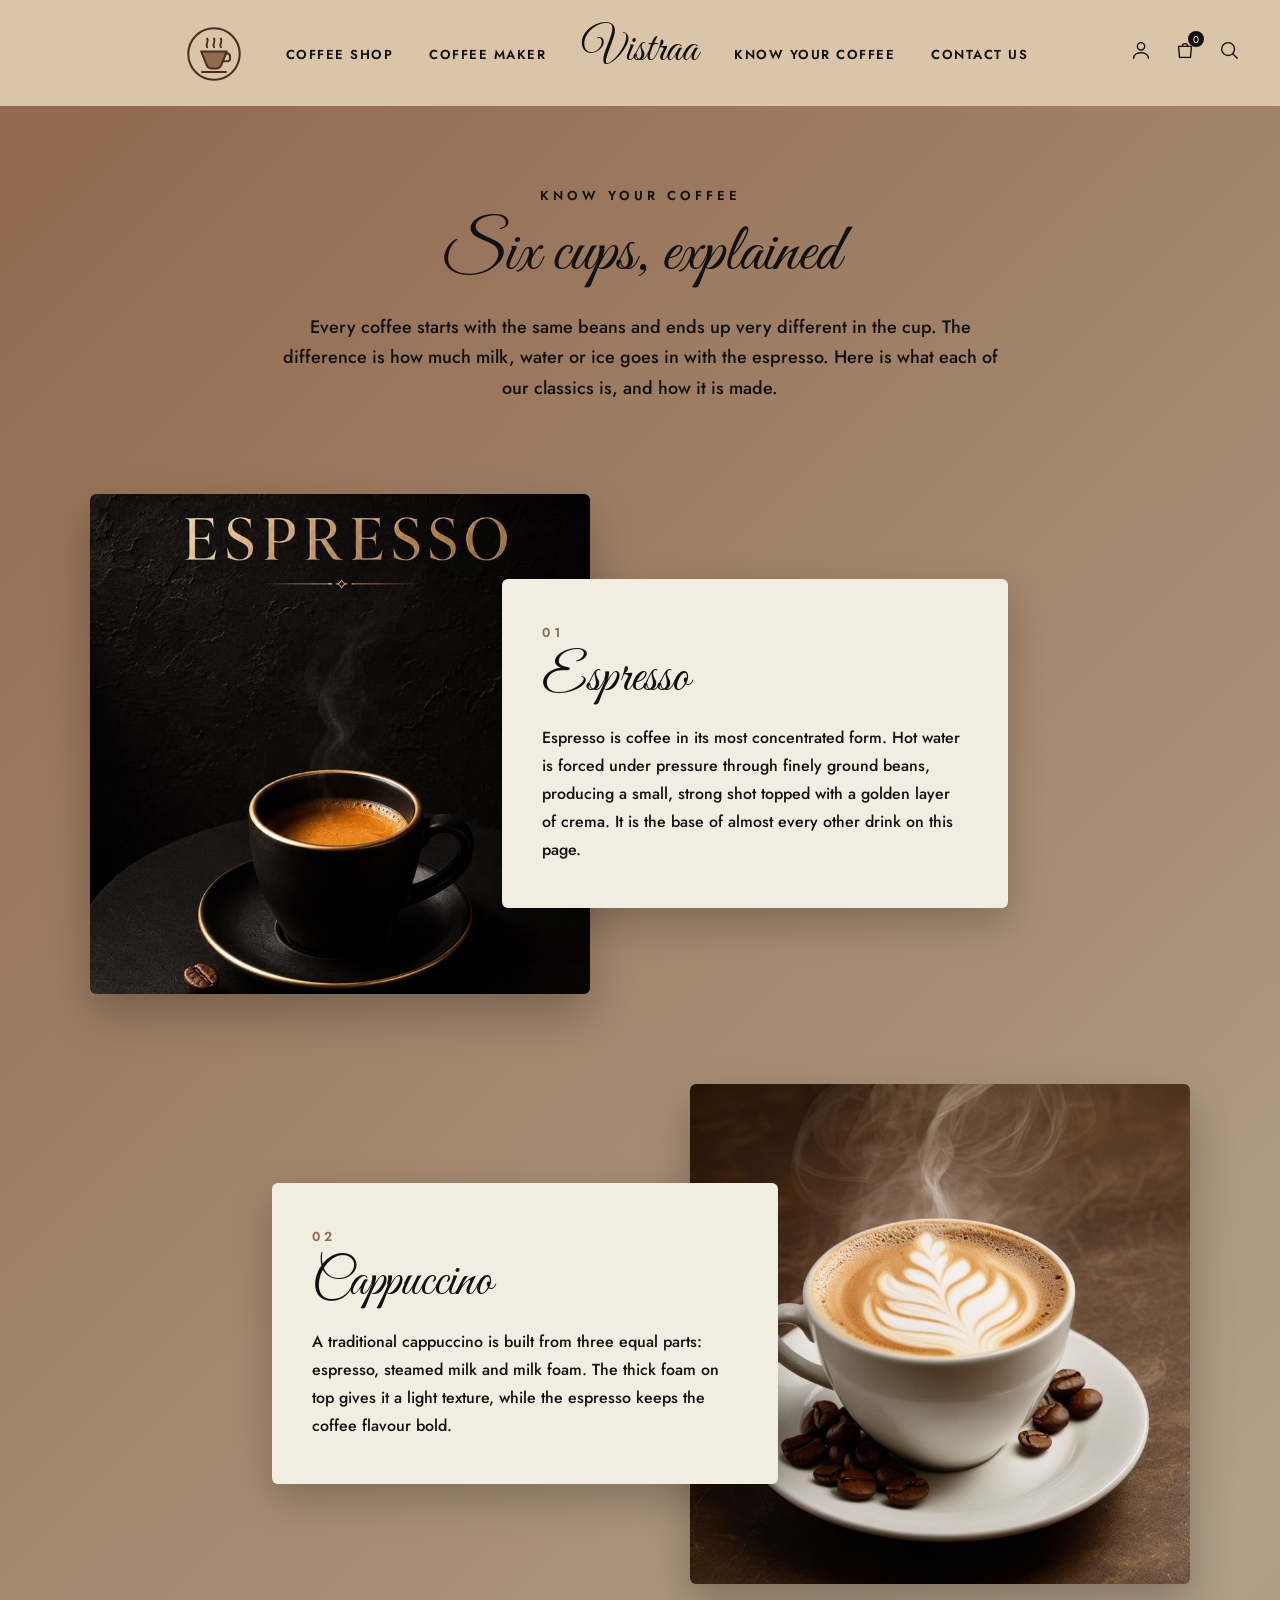
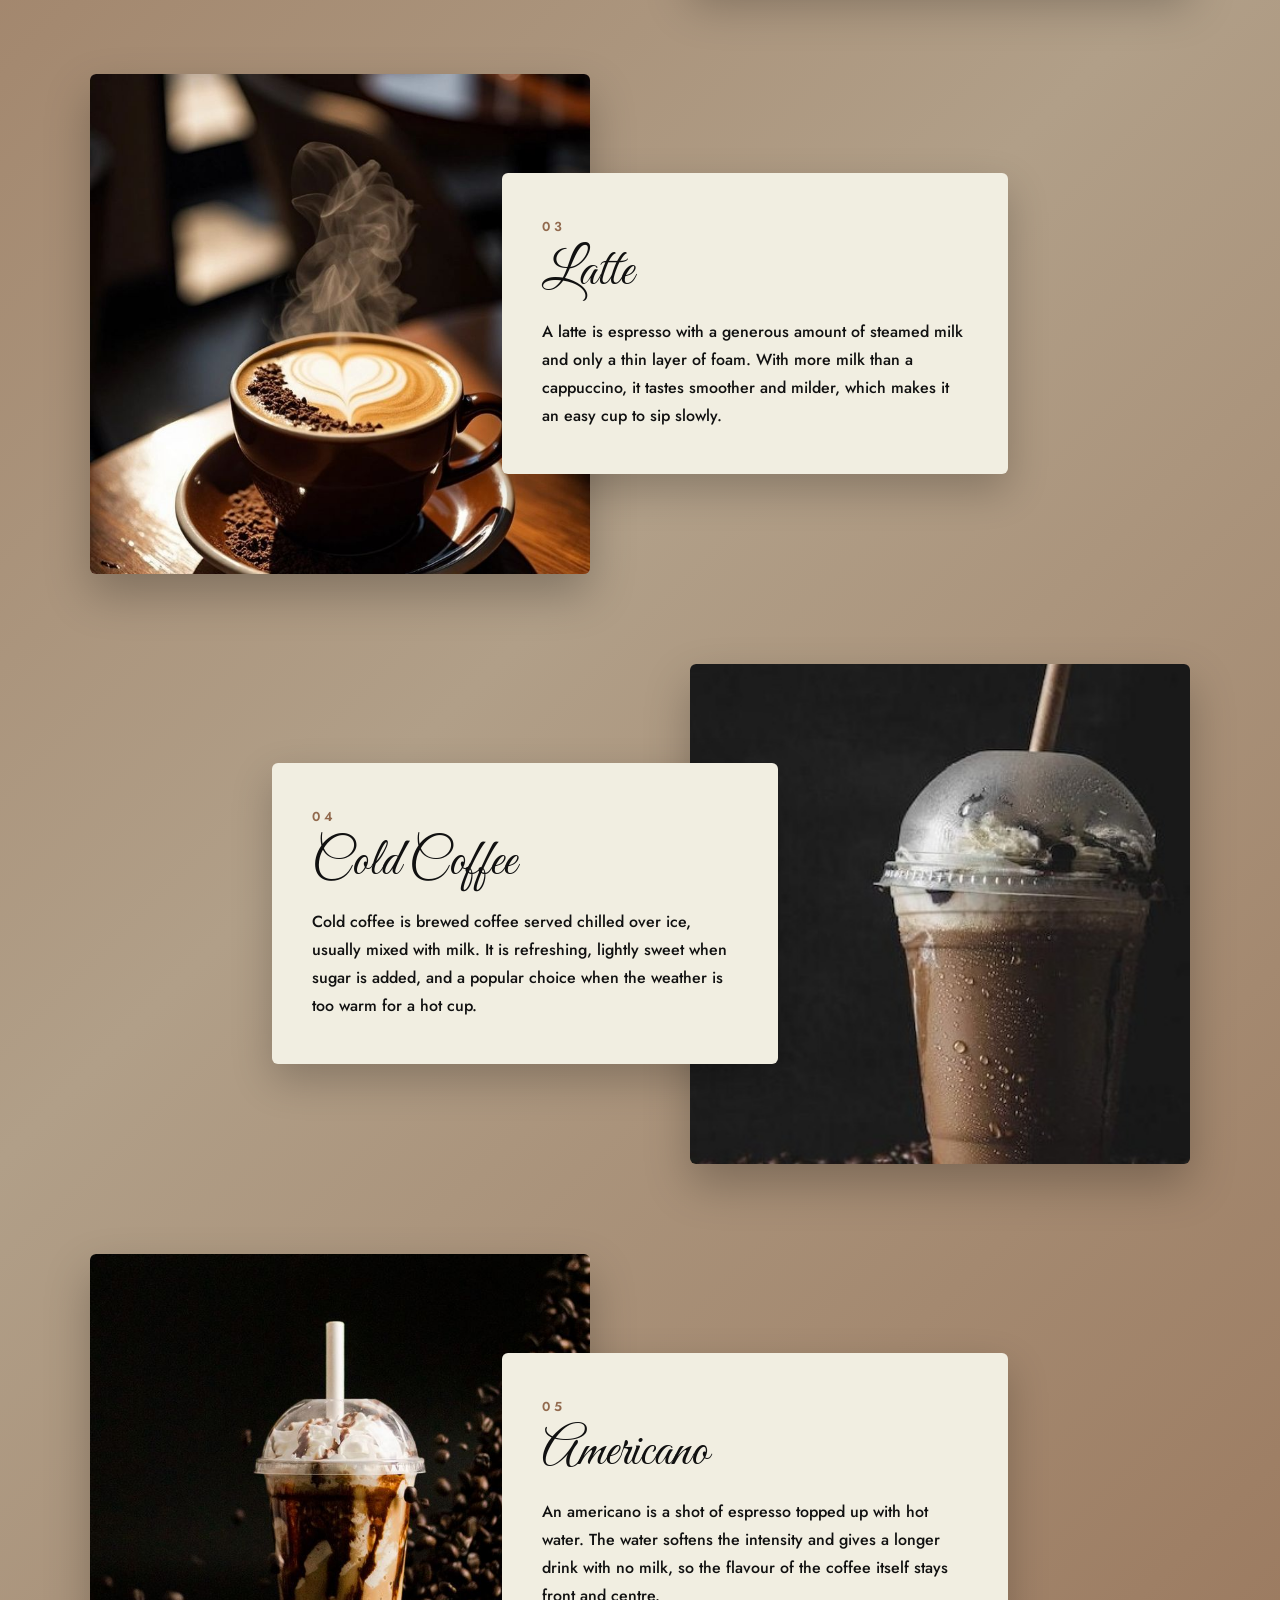
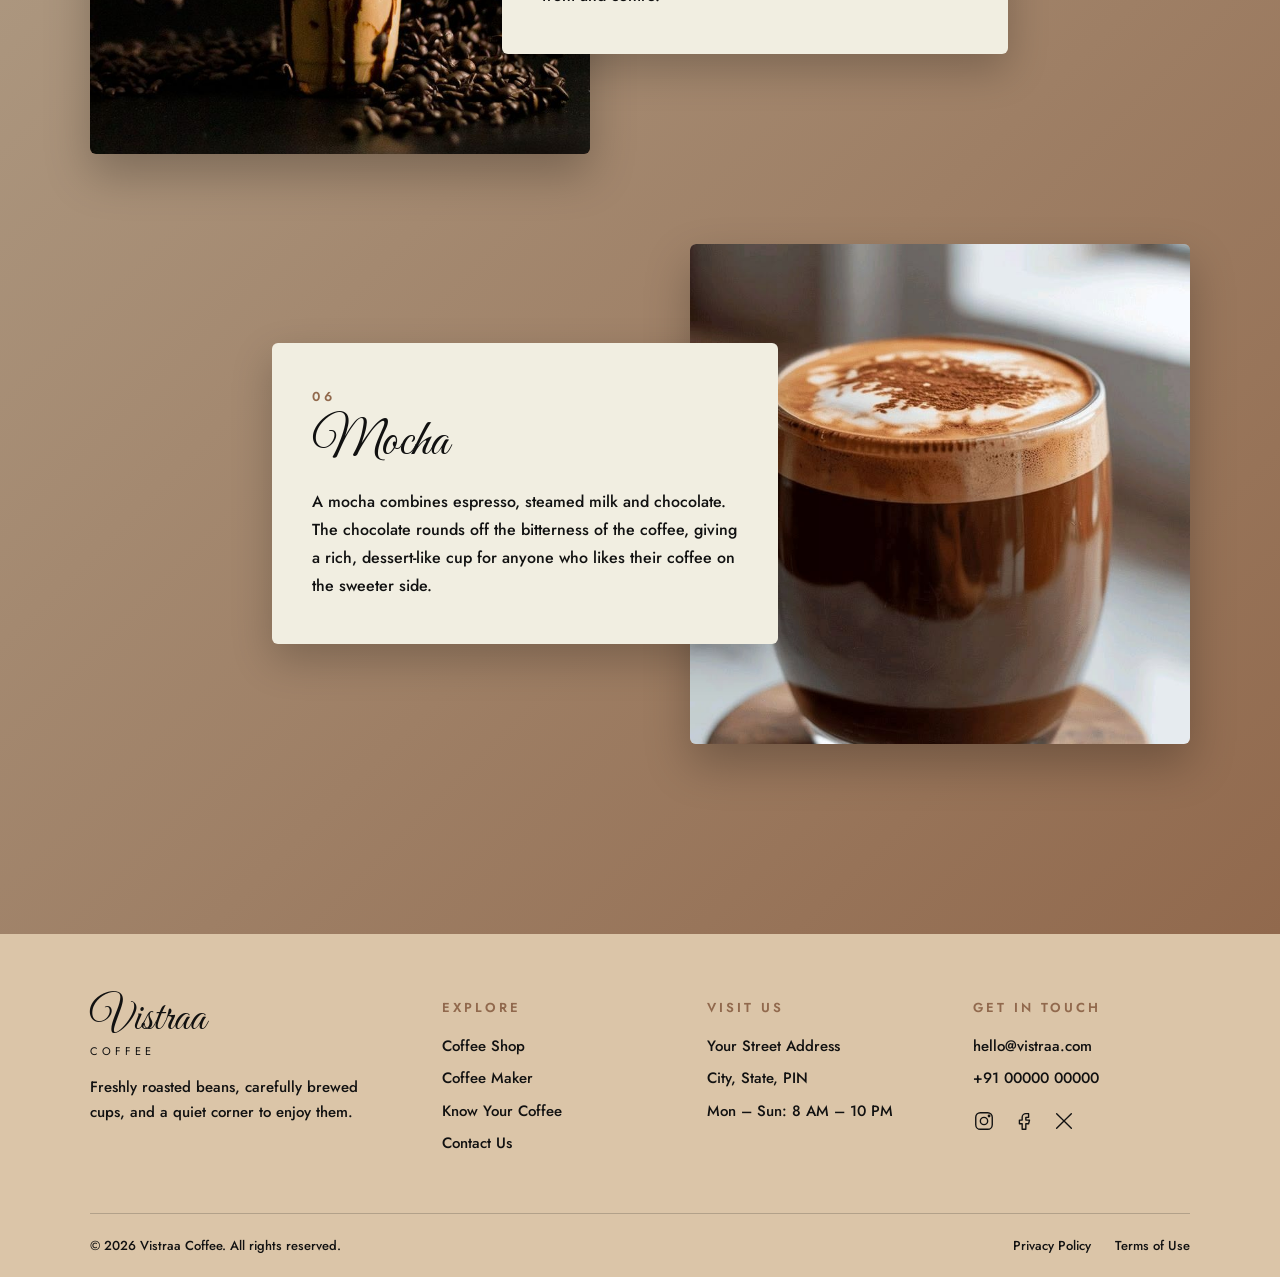
<file: src/index.html>
<!DOCTYPE html>
<html lang="en">

<head>
  <meta charset="UTF-8">
  <meta name="viewport" content="width=device-width, initial-scale=1.0">
  <title>Vistraa Coffee</title>
  <link rel="stylesheet" href="input.css">
</head>

<body>
  <!-- Navbar is now OUTSIDE .container -->
  <header class="navbar">


    <!-- Left links -->
    <ul class="nav-links nav-left">
          <a href="/" class="svg">
  <img src="vistraa-logo-icon.svg" alt="Company Logo" width="60"><span></span>
</a>
      <li class=" inside li"><a href="#" >Coffee Shop</a></li>
      <li class=" inside li"><a href="#">Coffee Maker</a></li>
    </ul>

    <!-- Center logo -->
    <a href="#" class="logo">Vistraa <span></span></a>

    <!-- Right links + icons -->
    <div class="nav-right">
      <ul class="nav-links">
        <li><a href="#">Know Your Coffee</a></li>
        <li><a href="#">Contact Us</a></li>
      </ul>

      <div class="nav-icons">
        <a href="#" aria-label="Account">
          <svg viewBox="0 0 24 24"><circle cx="12" cy="8" r="4"/><path d="M4 21c0-4 4-6 8-6s8 2 8 6"/></svg>
        </a>
        <a href="#" class="cart" aria-label="Cart">
          <svg viewBox="0 0 24 24"><path d="M5 8h14l-1 12H6L5 8z"/><path d="M9 8a3 3 0 0 1 6 0"/></svg>
          <span class="badge">0</span>
        </a>
        <a href="#" aria-label="Search">
          <svg viewBox="0 0 24 24"><circle cx="11" cy="11" r="7"/><path d="M21 21l-5-5"/></svg>
        </a>
      </div>
    </div>
  </header>

  <!-- Page content below the navbar -->
  <main class="home">

    <!-- Intro -->
    <section class="intro">
      <p class="intro-eyebrow">Know Your Coffee</p>
      <h1>Six cups, explained</h1>
      <p class="intro-text">
        Every coffee starts with the same beans and ends up very different in the cup.
        The difference is how much milk, water or ice goes in with the espresso.
        Here is what each of our classics is, and how it is made.
      </p>
    </section>

    <!-- 1. Espresso -->
    <section class="coffee">
      <div class="coffee-img">
        <img src="Luxury Espresso Coffee Art Portrait.jpg" alt="A small cup of espresso with golden crema" loading="lazy">
      </div>
      <article class="coffee-card">
        <span class="coffee-number">01</span>
        <h2>Espresso</h2>
        <p>
          Espresso is coffee in its most concentrated form. Hot water is forced under pressure
          through finely ground beans, producing a small, strong shot topped with a golden layer
          of crema. It is the base of almost every other drink on this page.
        </p>
      </article>
    </section>

    <!-- 2. Cappuccino -->
    <section class="coffee reverse">
      <div class="coffee-img">
        <img src="Cappuccino.jpg" alt="A cappuccino with thick milk foam" loading="lazy">
      </div>
      <article class="coffee-card">
        <span class="coffee-number">02</span>
        <h2>Cappuccino</h2>
        <p>
          A traditional cappuccino is built from three equal parts: espresso, steamed milk and
          milk foam. The thick foam on top gives it a light texture, while the espresso keeps
          the coffee flavour bold.
        </p>
      </article>
    </section>

    <!-- 3. Latte -->
    <section class="coffee">
      <div class="coffee-img">
        <img src="latte.jpg" alt="A latte served in a tall glass" loading="lazy">
      </div>
      <article class="coffee-card">
        <span class="coffee-number">03</span>
        <h2>Latte</h2>
        <p>
          A latte is espresso with a generous amount of steamed milk and only a thin layer of
          foam. With more milk than a cappuccino, it tastes smoother and milder, which makes it
          an easy cup to sip slowly.
        </p>
      </article>
    </section>

    <!-- 4. Cold Coffee -->
    <section class="coffee reverse">
      <div class="coffee-img">
        <img src="cold coffe.jpg" alt="A glass of cold coffee with ice" loading="lazy">
      </div>
      <article class="coffee-card">
        <span class="coffee-number">04</span>
        <h2>Cold Coffee</h2>
        <p>
          Cold coffee is brewed coffee served chilled over ice, usually mixed with milk. It is
          refreshing, lightly sweet when sugar is added, and a popular choice when the weather
          is too warm for a hot cup.
        </p>
      </article>
    </section>

    <!-- 5. Americano -->
    <section class="coffee">
      <div class="coffee-img">
        <img src="Make an Impact.jpg" alt="A black americano in a cup" loading="lazy">
      </div>
      <article class="coffee-card">
        <span class="coffee-number">05</span>
        <h2>Americano</h2>
        <p>
          An americano is a shot of espresso topped up with hot water. The water softens the
          intensity and gives a longer drink with no milk, so the flavour of the coffee itself
          stays front and centre.
        </p>
      </article>
    </section>

    <!-- 6. Mocha -->
    <section class="coffee reverse">
      <div class="coffee-img">
        <img src="Mocha.jpg" alt="A mocha topped with foam and chocolate" loading="lazy">
      </div>
      <article class="coffee-card">
        <span class="coffee-number">06</span>
        <h2>Mocha</h2>
        <p>
          A mocha combines espresso, steamed milk and chocolate. The chocolate rounds off the
          bitterness of the coffee, giving a rich, dessert-like cup for anyone who likes their
          coffee on the sweeter side.
        </p>
      </article>
    </section>

  </main>

  <footer class="footer">
    <div class="footer-inner">

      <!-- Brand -->
      <div class="footer-brand">
        <a href="/" class="footer-logo">Vistraa <span>Coffee</span></a>
        <p>Freshly roasted beans, carefully brewed cups, and a quiet corner to enjoy them.</p>
      </div>

      <!-- Explore -->
      <nav class="footer-col" aria-label="Explore">
        <h3>Explore</h3>
        <ul>
          <li><a href="#">Coffee Shop</a></li>
          <li><a href="#">Coffee Maker</a></li>
          <li><a href="#">Know Your Coffee</a></li>
          <li><a href="#">Contact Us</a></li>
        </ul>
      </nav>

      <!-- Visit -->
      <div class="footer-col">
        <h3>Visit Us</h3>
        <ul>
          <li >Your Street Address</li>
          <li>City, State, PIN</li>
          <li>Mon – Sun: 8 AM – 10 PM</li>
        </ul>
      </div>

      <!-- Contact + social -->
      <div class="footer-col">
        <h3>Get in Touch</h3>
        <ul>
          <li><a href="mailto:hello@vistraa.com">hello@vistraa.com</a></li>
          <li><a href="tel:+910000000000">+91 00000 00000</a></li>
        </ul>

        <div class="footer-social">
          <a href="#" aria-label="Instagram">
            <svg viewBox="0 0 24 24"><rect x="3" y="3" width="18" height="18" rx="5"/><circle cx="12" cy="12" r="4"/><circle cx="17.5" cy="6.5" r="0.8"/></svg>
          </a>
          <a href="#" aria-label="Facebook">
            <svg viewBox="0 0 24 24"><path d="M14 8h3V4h-3a4 4 0 0 0-4 4v3H7v4h3v6h4v-6h3l1-4h-4V8z"/></svg>
          </a>
          <a href="#" aria-label="X (Twitter)">
            <svg viewBox="0 0 24 24"><path d="M4 4l16 16M20 4L4 20"/></svg>
          </a>
        </div>
      </div>
    </div>

    <div class="footer-bottom">
      <p>&copy; 2026 Vistraa Coffee. All rights reserved.</p>
      <ul>
        <li><a href="#">Privacy Policy</a></li>
        <li><a href="#">Terms of Use</a></li>
      </ul>
    </div>
  </footer>
</body>

</html>
</file>
<file: src/input.css>
@import url('https://fonts.googleapis.com/css2?family=Great+Vibes&family=Jost:wght@500;600&display=swap');

* {
  box-sizing: border-box;
}

body {
  margin: 0;
  padding: 0;
  font-family: 'Jost', sans-serif;
  background: #f1eee1;
}



/* Page content (gradient area) */
.container {
  background: linear-gradient(135deg, #91694d, #b19f88, #91694d);
  display: flex;
  justify-content: center;
  align-items: center;
  min-height: calc(100vh - 100px);
  /* screen height minus navbar height */
}

/* Navbar */
.navbar {
  position: sticky;
  top: 0;
  z-index: 1000;
  width: 100%;
  display: grid;
  grid-template-columns: 1fr auto 1fr;
  align-items: center;
  padding: 24px 40px;
  background: #dbc5a8;
}

.nav-links {
  display: flex;
  gap: 36px;
  list-style: none;
  margin: 0;
  padding: 0;
}

.svg {
  position:relative;
  height: 58px;
  width: auto;
   padding-right: 6px; 
}

.inside li {
  padding-right: px;
  padding-top: 0;
  display: flex;
  align-items: center;
  justify-content: space-between; 
}




.nav-left {
  justify-content: flex-end;
  padding-right: 36px;
  padding-top: 0;
  display: flex;
  align-items: center;
  justify-content: flex-end;
  /* padding-left: 36px; */
}

.nav-links a {
  text-decoration: none;
  color: #111;
  font-size: 13px;
  font-weight: 600;
  letter-spacing: 1.5px;
  text-transform: uppercase;
  transition: opacity 0.2s;
}

.nav-links a:hover {
  opacity: 0.6;
}

/* Logo */
.logo {
  text-decoration: none;
  color: #111;
  font-family: 'Great Vibes', cursive;
  font-size: 44px;
  line-height: 1;
  text-align: center;
}

.logo span {
  display: block;
  font-family: 'Jost', sans-serif;
  font-size: 11px;
  letter-spacing: 4px;
  text-transform: uppercase;
  margin-top: 4px;
}

/* Right side */
.nav-right {
  display: flex;
  align-items: center;
  justify-content: space-between;
  padding-left: 36px;
}

.nav-icons {
  display: flex;
  align-items: center;
  gap: 22px;
}

.nav-icons svg {
  width: 22px;
  height: 22px;
  fill: none;
  stroke: #111;
  stroke-width: 1.5;
  stroke-linecap: round;
  stroke-linejoin: round;
}

.cart {
  position: relative;
}

.badge {
  position: absolute;
  top: -8px;
  right: -8px;
  background: #111;
  color: #fff;
  font-size: 10px;
  width: 16px;
  height: 16px;
  border-radius: 50%;
  display: flex;
  align-items: center;
  justify-content: center;
}

/* Mobile */
@media (max-width: 900px) {
  .navbar {
    grid-template-columns: 1fr;
    gap: 16px;
    justify-items: center;
    padding: 20px;
  }

  .nav-left,
  .nav-right {
    padding: 0;
    flex-direction: column;
    gap: 16px;
  }

  .nav-links {
    flex-wrap: wrap;
    justify-content: center;
    gap: 20px;
  }
}

/* ===================== HOME PAGE BODY ===================== */

.home {
  background: linear-gradient(135deg, #91694d, #b19f88, #91694d);
  padding: 80px 40px 100px;
}

/* Intro */
.intro {
  max-width: 720px;
  margin: 0 auto 90px;
  text-align: center;
  color: #111;
}

.intro-eyebrow {
  margin: 0 0 12px;
  font-size: 13px;
  font-weight: 600;
  letter-spacing: 4px;
  text-transform: uppercase;
}

.intro h1 {
  margin: 0 0 20px;
  font-family: 'Great Vibes', cursive;
  font-weight: 400;
  font-size: 68px;
  line-height: 1.1;
}

.intro-text {
  margin: 0;
  font-size: 18px;
  font-weight: 500;
  line-height: 1.7;
}

/* One coffee: image with the description card overlapping in front */
.coffee {
  position: relative;
  display: flex;
  align-items: center;
  max-width: 1100px;
  margin: 0 auto 90px;
}

.coffee:last-child {
  margin-bottom: 05
}

.coffee-img {
  width: 500px;
  height: 500px;
  border-radius: 6px;
  overflow: hidden;
  background: linear-gradient(135deg, #dbc5a8, #91694d); /* shows if an image is missing */
  box-shadow: 0 20px 45px rgba(0, 0, 0, 0.25);
}

.coffee-img img {
  display: block;
  width: 100%;
  height: 100%;
  object-fit: cover;
}

.coffee-card {
  position: relative;
  z-index: 1;
  width: 46%;
  margin-left: -8%;           /* pulls the card over the image */
  padding: 44px 40px;
  background: #f1eee1;
  color: #111;
  border-radius: 6px;
  box-shadow: 0 16px 40px rgba(0, 0, 0, 0.22);
}

.coffee-number {
  display: block;
  margin-bottom: 8px;
  font-size: 13px;
  font-weight: 600;
  letter-spacing: 4px;
  color: #91694d;
}

.coffee-card h2 {
  margin: 0 0 16px;
  font-family: 'Great Vibes', cursive;
  font-weight: 400;
  font-size: 52px;
  line-height: 1.1;
}

.coffee-card p {
  margin: 0;
  font-size: 16px;
  font-weight: 500;
  line-height: 1.75;
}

/* Alternate rows: image on the right, card on the left */
.coffee.reverse {
  flex-direction: row-reverse;
}

.coffee.reverse .coffee-card {
  margin-left: 0;
  margin-right: -8%;
}

/* Tablet / mobile */
@media (max-width: 900px) {
  .home {
    padding: 50px 20px 70px;
  }

  .intro {
    margin-bottom: 60px;
  }

  .intro h1 {
    font-size: 52px;
  }

  .coffee,
  .coffee.reverse {
    flex-direction: column;
    margin-bottom: 60px;
  }

  .coffee-img {
    width: 100%;
    height: 300px;
  }

  .coffee-card,
  .coffee.reverse .coffee-card {
    width: 90%;
    margin: -50px 0 0;       /* card overlaps the bottom of the image */
    padding: 32px 26px;
  }
}

/* ===================== FOOTER ===================== */

.footer {
  background: #dbc5a8;
  color: #111;
  padding: 64px 40px 0;
}

.footer-inner {
  display: grid;
  grid-template-columns: 1.4fr 1fr 1fr 1fr;
  gap: 48px;
  max-width: 1100px;
  margin: 0 auto;
}

.footer-logo {
  text-decoration: none;
  color: #111;
  font-family: 'Great Vibes', cursive;
  font-size: 44px;
  line-height: 1;
}

.footer-logo span {
  display: block;
  margin-top: 4px;
  font-family: 'Jost', sans-serif;
  font-size: 11px;
  letter-spacing: 4px;
  text-transform: uppercase;
}

.footer-brand p {
  margin: 18px 0 0;
  max-width: 280px;
  font-size: 15px;
  font-weight: 500;
  line-height: 1.7;
}

.footer-col h3 {
  margin: 0 0 18px;
  font-size: 13px;
  font-weight: 600;
  letter-spacing: 3px;
  text-transform: uppercase;
  color: #91694d;
}

.footer-col ul,
.footer-bottom ul {
  list-style: none;
  margin: 0;
  padding: 0;
}

.footer-col li {
  margin-bottom: 10px;
  font-size: 15px;
  font-weight: 500;
  line-height: 1.5;
}

.footer a {
  color: #111;
  text-decoration: none;
  transition: opacity 0.2s;
}

.footer a:hover {
  opacity: 0.6;
}

/* Social icons */
.footer-social {
  display: flex;
  gap: 18px;
  margin-top: 20px;
}

.footer-social svg {
  width: 22px;
  height: 22px;
  fill: none;
  stroke: #111;
  stroke-width: 1.5;
  stroke-linecap: round;
  stroke-linejoin: round;
}

/* Bottom bar */
.footer-bottom {
  display: flex;
  justify-content: space-between;
  align-items: center;
  gap: 16px;
  max-width: 1100px;
  margin: 48px auto 0;
  padding: 22px 0;
  border-top: 1px solid rgba(17, 17, 17, 0.2);
  font-size: 13px;
  font-weight: 500;
}

.footer-bottom p {
  margin: 0;
}

.footer-bottom ul {
  display: flex;
  gap: 24px;
}

/* Footer: tablet / mobile */
@media (max-width: 900px) {
  .footer {
    padding: 48px 20px 0;
  }

  .footer-inner {
    grid-template-columns: 1fr 1fr;
    gap: 36px;
  }

  .footer-brand {
    grid-column: 1 / -1;
  }
}

@media (max-width: 560px) {
  .footer-inner {
    grid-template-columns: 1fr;
  }

  .footer-bottom {
    flex-direction: column;
    text-align: center;
  }
}
</file>
